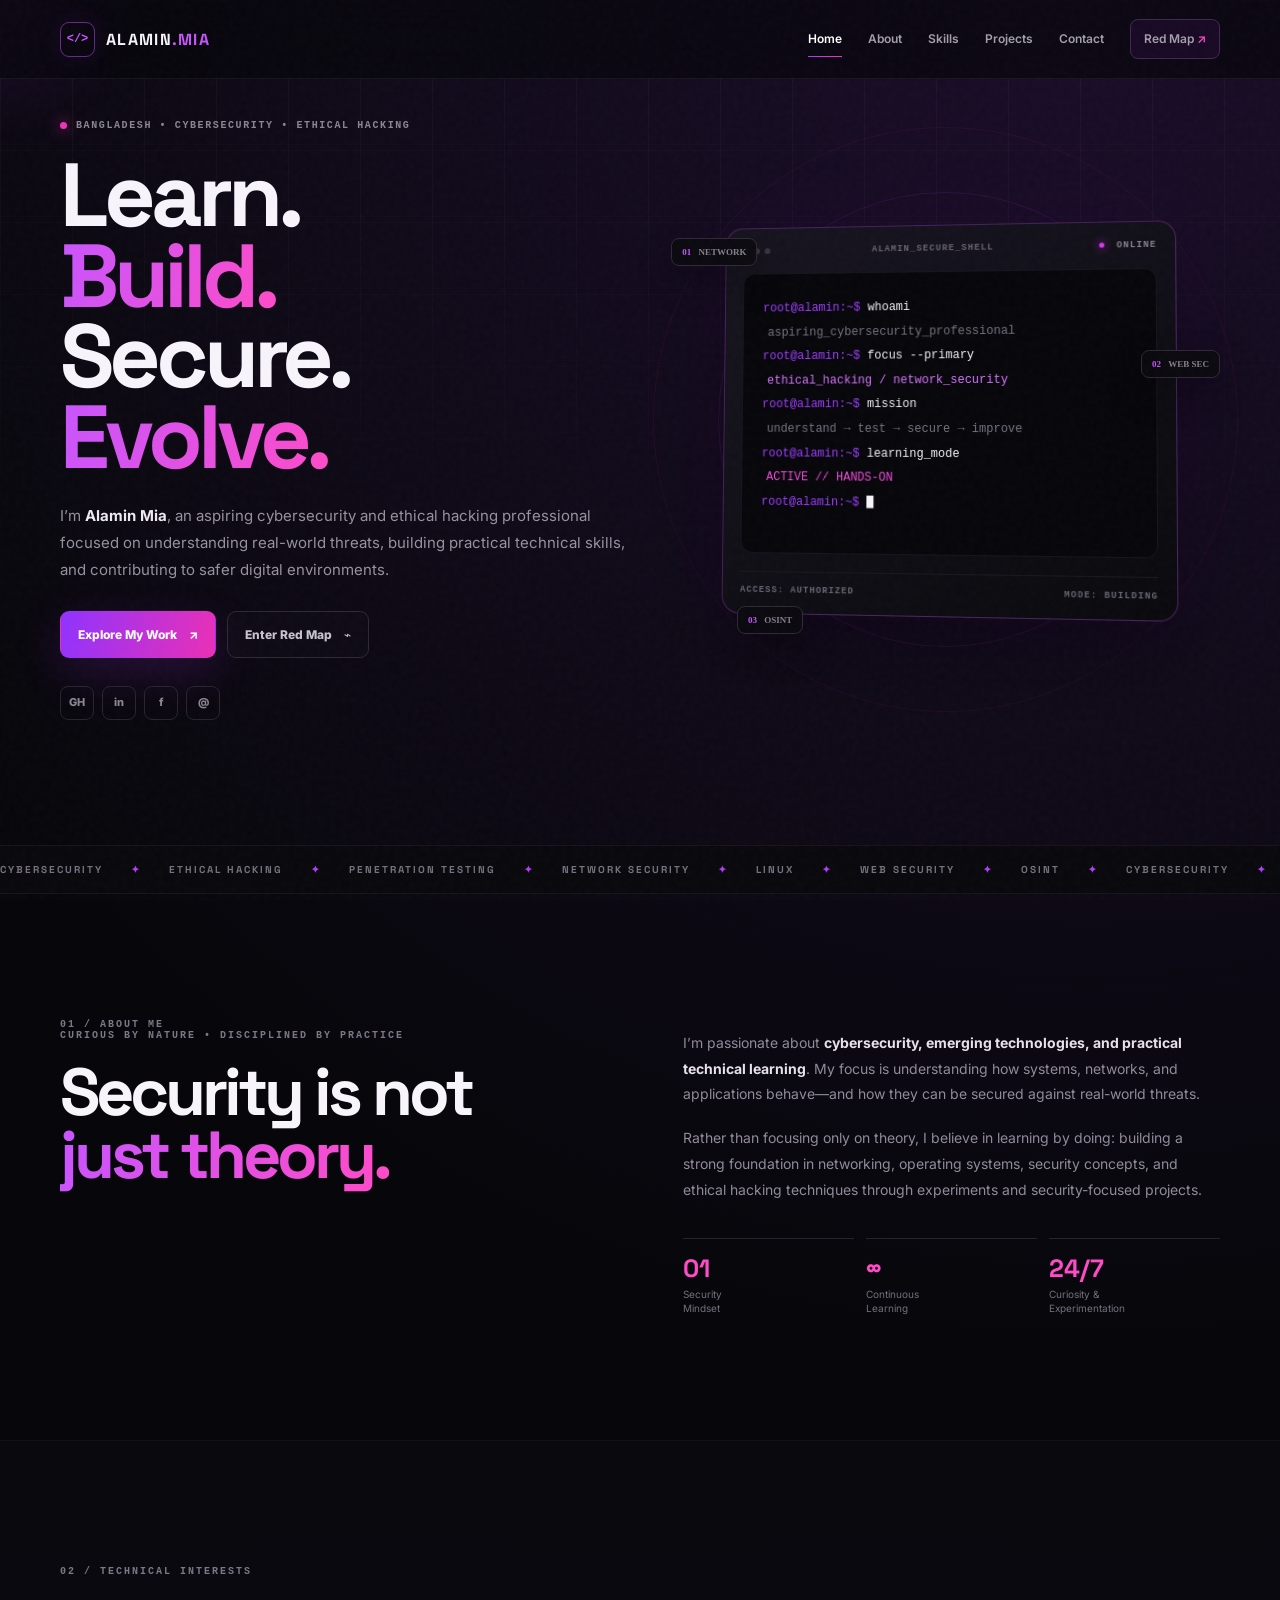
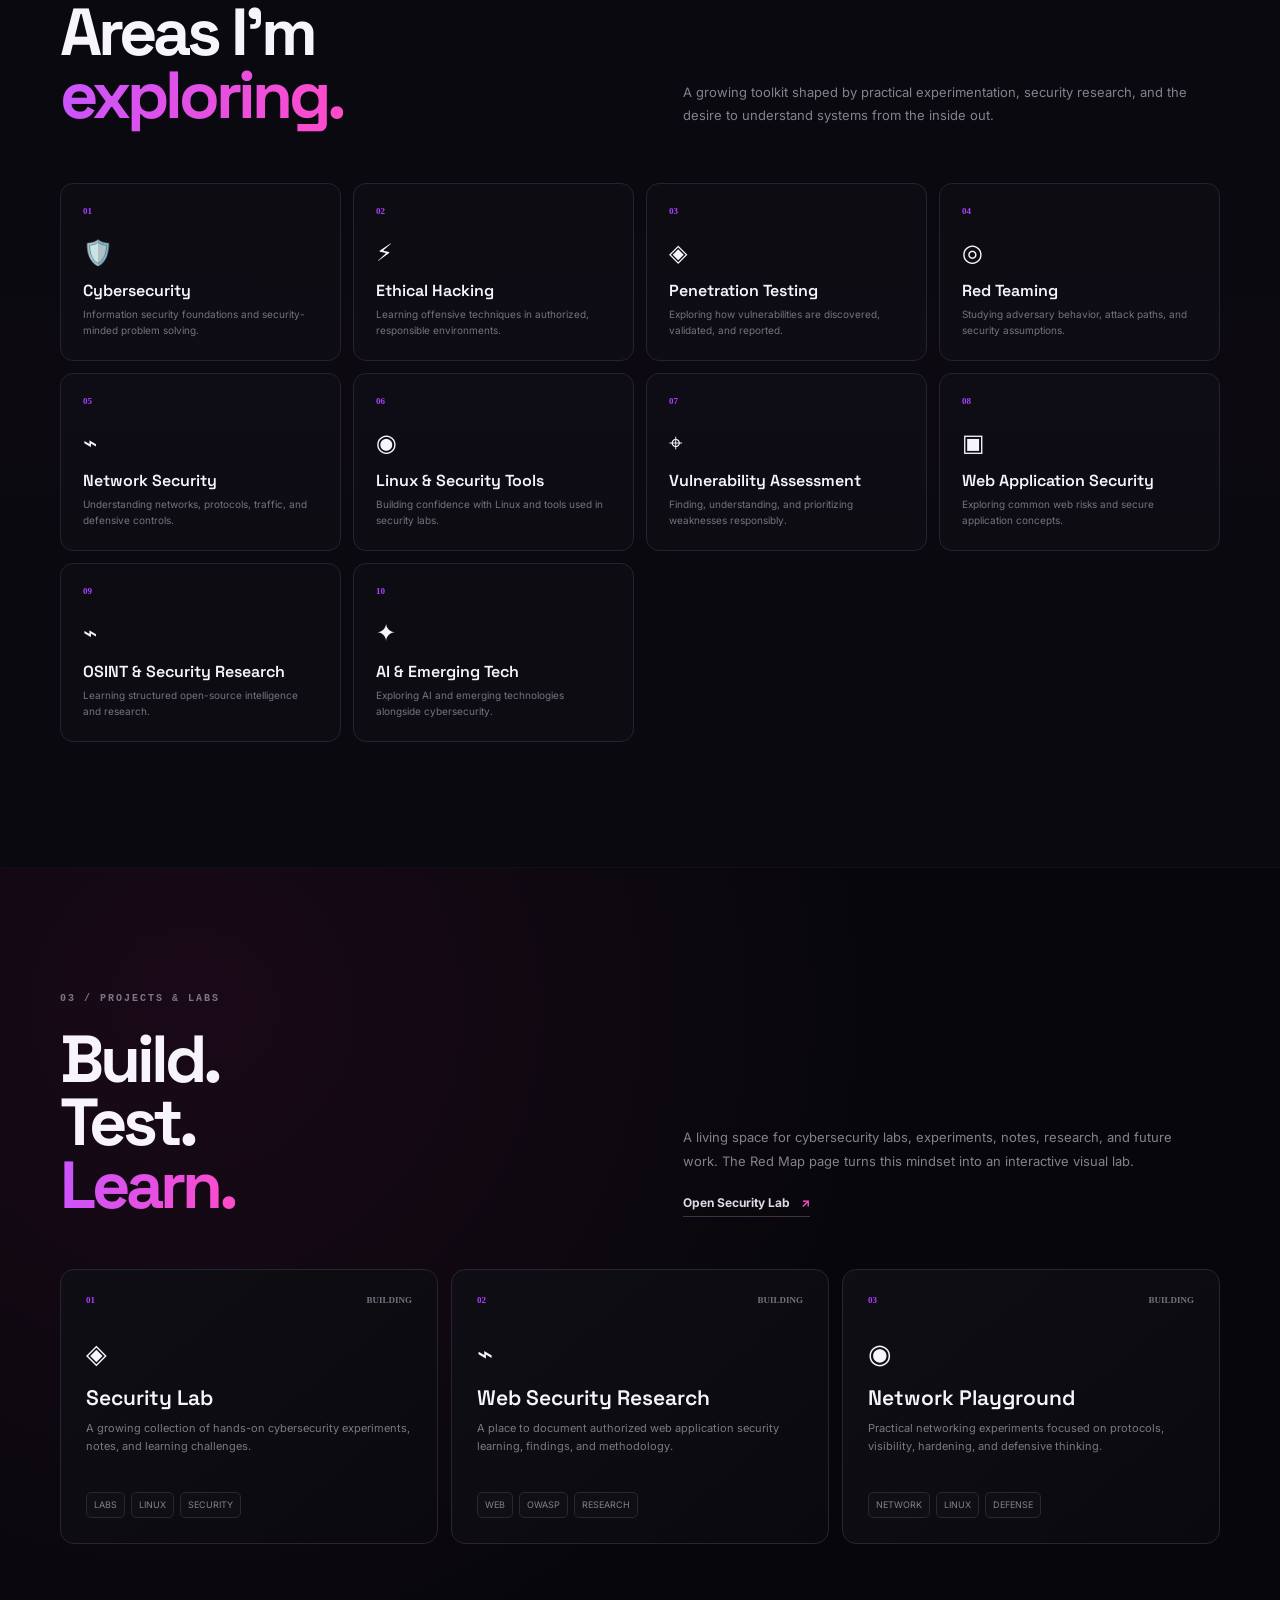
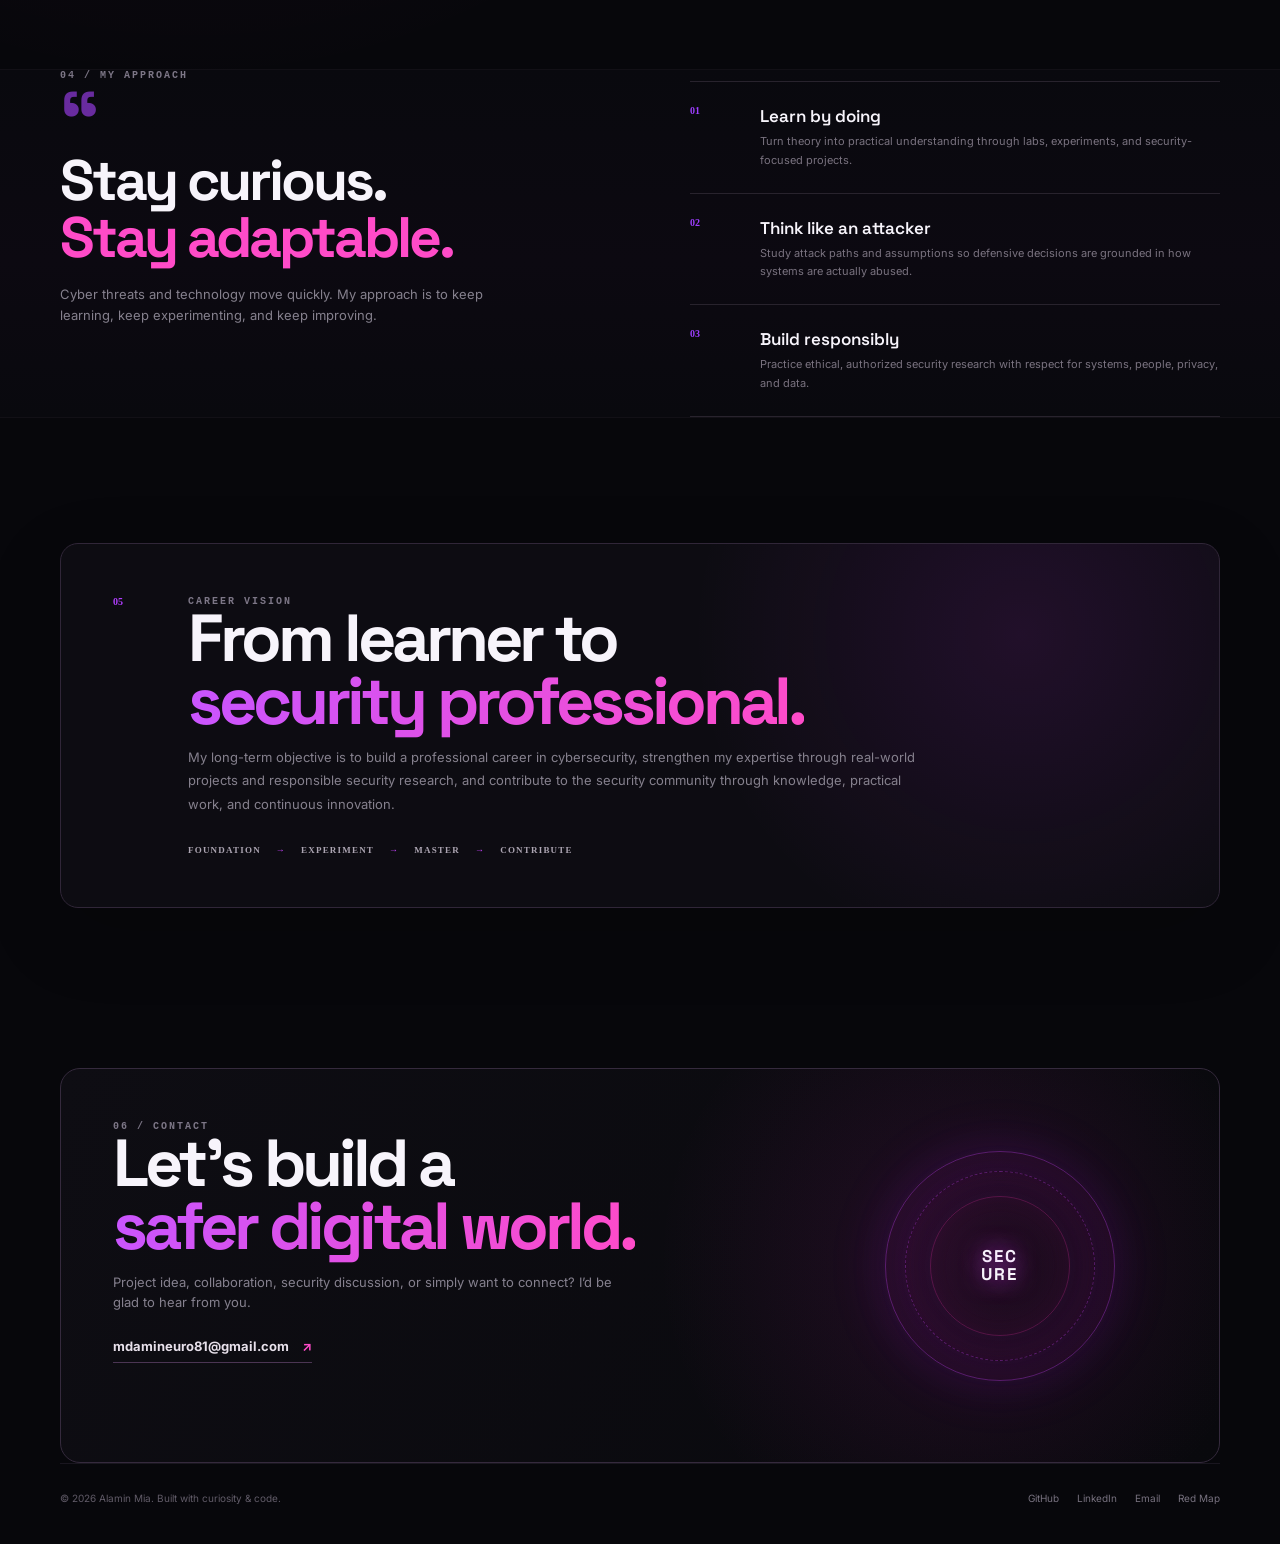
<file: index.html>
<!DOCTYPE html>
<html lang="en">
<head>
  <meta charset="UTF-8" />
  <meta name="viewport" content="width=device-width, initial-scale=1.0" />
  <meta name="theme-color" content="#07070b" />
  <meta name="description" content="Alamin Mia — Cybersecurity & Ethical Hacking portfolio." />
  <title>Alamin Mia | Cybersecurity & Ethical Hacking</title>
  <link rel="stylesheet" href="style.css" />
</head>
<body data-page="home">
  <div class="site-noise"></div>
  <div class="cursor-glow"></div>
  <div id="toast" class="toast" role="status" aria-live="polite"></div>

  <header class="site-header">
    <div class="container nav">
      <a class="brand" href="index.html" aria-label="Alamin Mia home">
        <span class="brand-symbol">&lt;/&gt;</span>
        <span class="brand-word">ALAMIN<span>.MIA</span></span>
      </a>

      <button class="menu-toggle" type="button" aria-label="Toggle menu" aria-expanded="false">
        <span></span><span></span><span></span>
      </button>

      <nav class="nav-links" aria-label="Primary navigation">
        <a class="active" href="#home">Home</a>
        <a href="#about">About</a>
        <a href="#skills">Skills</a>
        <a href="#projects">Projects</a>
        <a href="#contact">Contact</a>
        <a class="nav-lab" href="redmap.html">Red Map <span>↗</span></a>
      </nav>
    </div>
  </header>

  <main>
    <section id="home" class="hero section-shell">
      <div class="hero-grid-lines"></div>
      <div class="container hero-layout">
        <div class="hero-copy reveal">
          <div class="status-line">
            <span class="status-dot"></span>
            BANGLADESH • CYBERSECURITY • ETHICAL HACKING
          </div>

          <h1>Learn.<br /><em>Build.</em><br />Secure.<br /><span>Evolve.</span></h1>

          <p class="hero-intro">
            I’m <strong>Alamin Mia</strong>, an aspiring cybersecurity and ethical hacking professional focused on understanding real-world threats, building practical technical skills, and contributing to safer digital environments.
          </p>

          <div class="hero-actions">
            <a class="button button-primary" href="#projects">Explore My Work <span>↗</span></a>
            <a class="button button-secondary" href="redmap.html">Enter Red Map <span>⌁</span></a>
          </div>

          <div class="social-strip" aria-label="Social links">
            <a href="https://github.com/alamineuro81" target="_blank" rel="noopener" aria-label="GitHub">GH</a>
            <a href="https://www.linkedin.com/in/md-alamin-mia-b71513434?utm_source=share_via&utm_content=profile&utm_medium=member_android" target="_blank" rel="noopener" aria-label="LinkedIn">in</a>
            <a href="https://www.facebook.com/share/16E6CzLLRaE/" target="_blank" rel="noopener" aria-label="Facebook">f</a>
            <a href="mailto:mdamineuro81@gmail.com" aria-label="Email">@</a>
          </div>
        </div>

        <div class="hero-console reveal reveal-delay-2">
          <div class="console-orbit orbit-a"></div>
          <div class="console-orbit orbit-b"></div>

          <div class="terminal-card tilt-card">
            <div class="terminal-bar">
              <div class="terminal-dots"><i></i><i></i><i></i></div>
              <span>ALAMIN_SECURE_SHELL</span>
              <span class="terminal-state"><b></b> ONLINE</span>
            </div>

            <div class="terminal-body">
              <div class="term-line"><span class="prompt">root@alamin:~$</span> whoami</div>
              <div class="term-output">aspiring_cybersecurity_professional</div>
              <div class="term-line"><span class="prompt">root@alamin:~$</span> focus --primary</div>
              <div class="term-output glow-text">ethical_hacking / network_security</div>
              <div class="term-line"><span class="prompt">root@alamin:~$</span> mission</div>
              <div class="term-output">understand → test → secure → improve</div>
              <div class="term-line"><span class="prompt">root@alamin:~$</span> learning_mode</div>
              <div class="term-output accent-text">ACTIVE // HANDS-ON</div>
              <div class="term-line"><span class="prompt">root@alamin:~$</span> <span class="cursor-block">█</span></div>
            </div>

            <div class="terminal-footer">
              <span>ACCESS: AUTHORIZED</span>
              <span>MODE: BUILDING</span>
            </div>
          </div>

          <div class="floating-chip chip-one">01 <span>NETWORK</span></div>
          <div class="floating-chip chip-two">02 <span>WEB SEC</span></div>
          <div class="floating-chip chip-three">03 <span>OSINT</span></div>
        </div>
      </div>
    </section>

    <div class="marquee">
      <div class="marquee-track">
        <span>CYBERSECURITY</span><b>✦</b><span>ETHICAL HACKING</span><b>✦</b>
        <span>PENETRATION TESTING</span><b>✦</b><span>NETWORK SECURITY</span><b>✦</b>
        <span>LINUX</span><b>✦</b><span>WEB SECURITY</span><b>✦</b><span>OSINT</span><b>✦</b>
        <span>CYBERSECURITY</span><b>✦</b><span>ETHICAL HACKING</span><b>✦</b>
        <span>PENETRATION TESTING</span><b>✦</b><span>NETWORK SECURITY</span><b>✦</b>
        <span>LINUX</span><b>✦</b><span>WEB SECURITY</span><b>✦</b><span>OSINT</span><b>✦</b>
      </div>
    </div>

    <section id="about" class="section section-shell">
      <div class="container">
        <div class="section-kicker">01 / ABOUT ME</div>
        <div class="split-grid about-grid">
          <div class="reveal">
            <div class="eyebrow">CURIOUS BY NATURE • DISCIPLINED BY PRACTICE</div>
            <h2 class="display-heading">Security is not<br /><span>just theory.</span></h2>
          </div>

          <div class="about-copy reveal reveal-delay-1">
            <p>
              I’m passionate about <strong>cybersecurity, emerging technologies, and practical technical learning</strong>. My focus is understanding how systems, networks, and applications behave—and how they can be secured against real-world threats.
            </p>
            <p>
              Rather than focusing only on theory, I believe in learning by doing: building a strong foundation in networking, operating systems, security concepts, and ethical hacking techniques through experiments and security-focused projects.
            </p>

            <div class="metric-grid">
              <div class="metric-card"><strong>01</strong><span>Security<br />Mindset</span></div>
              <div class="metric-card"><strong>∞</strong><span>Continuous<br />Learning</span></div>
              <div class="metric-card"><strong>24/7</strong><span>Curiosity &<br />Experimentation</span></div>
            </div>
          </div>
        </div>
      </div>
    </section>

    <section id="skills" class="section section-shell section-dark">
      <div class="container">
        <div class="section-kicker">02 / TECHNICAL INTERESTS</div>

        <div class="section-head split-grid">
          <h2 class="display-heading reveal">Areas I’m<br /><span>exploring.</span></h2>
          <p class="section-intro reveal reveal-delay-1">
            A growing toolkit shaped by practical experimentation, security research, and the desire to understand systems from the inside out.
          </p>
        </div>

        <div id="skillsGrid" class="cards-grid skills-grid"></div>
      </div>
    </section>

    <section id="projects" class="section section-shell">
      <div class="container">
        <div class="section-kicker">03 / PROJECTS & LABS</div>

        <div class="section-head split-grid">
          <h2 class="display-heading reveal">Build.<br />Test.<br /><span>Learn.</span></h2>
          <div class="reveal reveal-delay-1">
            <p class="section-intro">A living space for cybersecurity labs, experiments, notes, research, and future work. The Red Map page turns this mindset into an interactive visual lab.</p>
            <a class="text-link" href="redmap.html">Open Security Lab <span>↗</span></a>
          </div>
        </div>

        <div id="projectGrid" class="project-grid"></div>
      </div>
    </section>

    <section class="section section-dark" id="approach">
      <div class="container">
        <div class="section-kicker">04 / MY APPROACH</div>

        <div class="approach-grid">
          <div class="approach-quote reveal">
            <span class="quote-mark">“</span>
            <h2>Stay curious.<br /><span>Stay adaptable.</span></h2>
            <p>Cyber threats and technology move quickly. My approach is to keep learning, keep experimenting, and keep improving.</p>
          </div>

          <div class="principles">
            <article class="principle-card reveal">
              <div class="principle-number">01</div>
              <div><h3>Learn by doing</h3><p>Turn theory into practical understanding through labs, experiments, and security-focused projects.</p></div>
            </article>
            <article class="principle-card reveal reveal-delay-1">
              <div class="principle-number">02</div>
              <div><h3>Think like an attacker</h3><p>Study attack paths and assumptions so defensive decisions are grounded in how systems are actually abused.</p></div>
            </article>
            <article class="principle-card reveal reveal-delay-2">
              <div class="principle-number">03</div>
              <div><h3>Build responsibly</h3><p>Practice ethical, authorized security research with respect for systems, people, privacy, and data.</p></div>
            </article>
          </div>
        </div>
      </div>
    </section>

    <section class="section section-shell">
      <div class="container">
        <div class="vision-panel reveal">
          <div class="vision-index">05</div>
          <div class="vision-main">
            <div class="section-kicker">CAREER VISION</div>
            <h2 class="display-heading">From learner to<br /><span>security professional.</span></h2>
            <p>
              My long-term objective is to build a professional career in cybersecurity, strengthen my expertise through real-world projects and responsible security research, and contribute to the security community through knowledge, practical work, and continuous innovation.
            </p>
            <div class="path-row">
              <span>FOUNDATION</span><i>→</i><span>EXPERIMENT</span><i>→</i><span>MASTER</span><i>→</i><span>CONTRIBUTE</span>
            </div>
          </div>
        </div>
      </div>
    </section>

    <section id="contact" class="section contact-section">
      <div class="container">
        <div class="contact-panel reveal">
          <div class="contact-content">
            <div class="section-kicker">06 / CONTACT</div>
            <h2 class="display-heading">Let’s build a<br /><span>safer digital world.</span></h2>
            <p>Project idea, collaboration, security discussion, or simply want to connect? I’d be glad to hear from you.</p>
            <a class="email-link" href="mailto:mdamineuro81@gmail.com">mdamineuro81@gmail.com <span>↗</span></a>
          </div>

          <div class="contact-reactor" aria-hidden="true">
            <div class="reactor-core">SEC<br />URE</div>
            <div class="reactor-ring ring-1"></div>
            <div class="reactor-ring ring-2"></div>
            <div class="reactor-ring ring-3"></div>
          </div>
        </div>
      </div>
    </section>
  </main>

  <footer class="site-footer container">
    <div>© <span id="year"></span> Alamin Mia. Built with curiosity & code.</div>
    <div class="footer-links">
      <a href="https://github.com/alamineuro81" target="_blank" rel="noopener">GitHub</a>
      <a href="https://www.linkedin.com/in/md-alamin-mia-b71513434?utm_source=share_via&utm_content=profile&utm_medium=member_android" target="_blank" rel="noopener">LinkedIn</a>
      <a href="mailto:mdamineuro81@gmail.com">Email</a>
      <a href="redmap.html">Red Map</a>
    </div>
  </footer>

  <script src="script.js"></script>
</body>
</html>
</file>
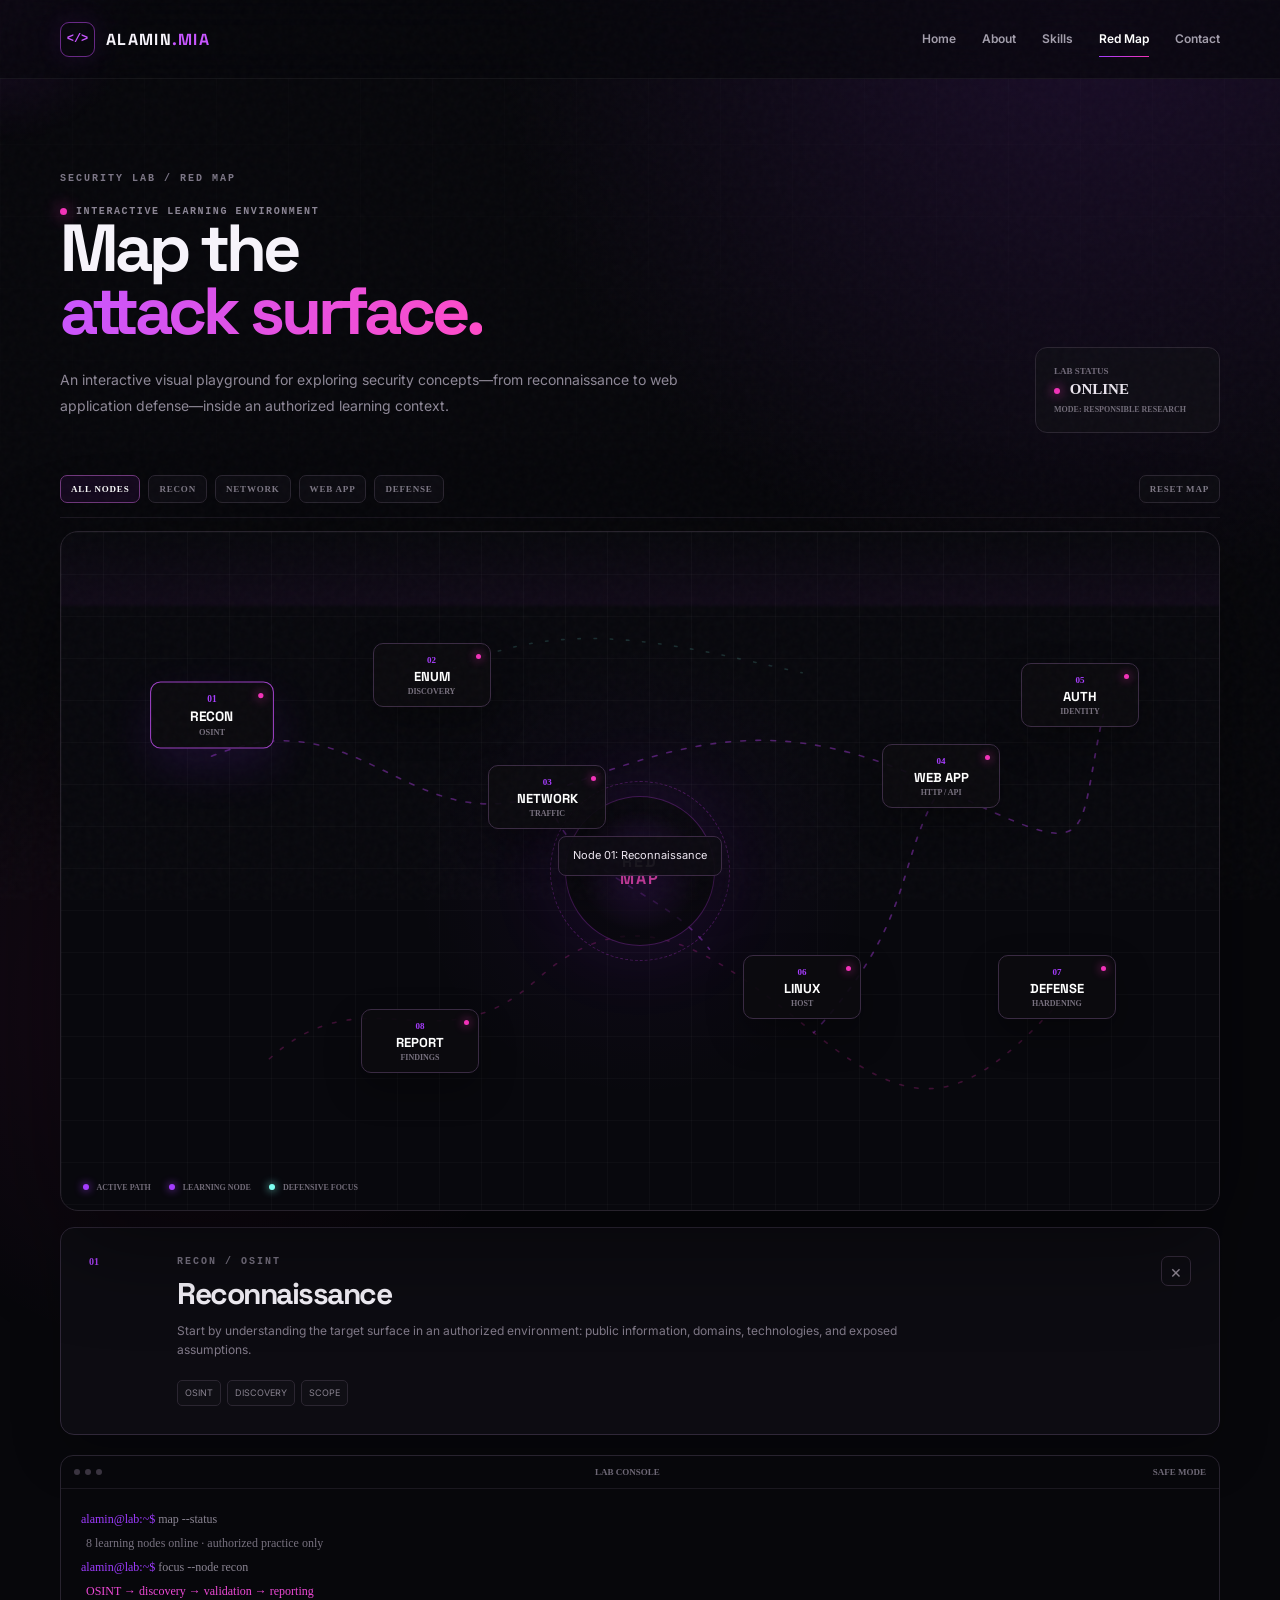
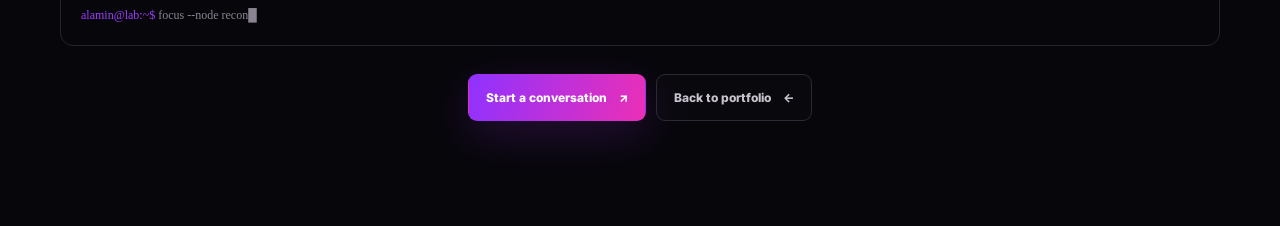
<file: redmap.html>
<!DOCTYPE html>
<html lang="en">
<head>
  <meta charset="UTF-8" />
  <meta name="viewport" content="width=device-width, initial-scale=1.0" />
  <meta name="theme-color" content="#07070b" />
  <meta name="description" content="Alamin Mia — Red Map interactive security lab." />
  <title>Red Map | Alamin Mia Security Lab</title>
  <link rel="stylesheet" href="style.css" />
</head>
<body data-page="redmap">
  <div class="site-noise"></div>
  <div class="cursor-glow"></div>
  <div id="toast" class="toast" role="status" aria-live="polite"></div>

  <header class="site-header">
    <div class="container nav">
      <a class="brand" href="index.html" aria-label="Alamin Mia home">
        <span class="brand-symbol">&lt;/&gt;</span>
        <span class="brand-word">ALAMIN<span>.MIA</span></span>
      </a>

      <button class="menu-toggle" type="button" aria-label="Toggle menu" aria-expanded="false">
        <span></span><span></span><span></span>
      </button>

      <nav class="nav-links" aria-label="Primary navigation">
        <a href="index.html">Home</a>
        <a href="index.html#about">About</a>
        <a href="index.html#skills">Skills</a>
        <a class="active" href="redmap.html">Red Map</a>
        <a href="index.html#contact">Contact</a>
      </nav>
    </div>
  </header>

  <main class="redmap-page">
    <section class="redmap-hero section-shell">
      <div class="container">
        <div class="section-kicker">SECURITY LAB / RED MAP</div>
        <div class="redmap-heading-row">
          <div class="reveal">
            <div class="status-line"><span class="status-dot"></span> INTERACTIVE LEARNING ENVIRONMENT</div>
            <h1 class="display-heading">Map the<br /><span>attack surface.</span></h1>
            <p class="redmap-intro">
              An interactive visual playground for exploring security concepts—from reconnaissance to web application defense—inside an authorized learning context.
            </p>
          </div>

          <div class="lab-readout reveal reveal-delay-1">
            <span>LAB STATUS</span>
            <strong><i></i> ONLINE</strong>
            <small>MODE: RESPONSIBLE RESEARCH</small>
          </div>
        </div>

        <div class="lab-toolbar reveal">
          <button class="filter-button active" data-filter="all">ALL NODES</button>
          <button class="filter-button" data-filter="recon">RECON</button>
          <button class="filter-button" data-filter="network">NETWORK</button>
          <button class="filter-button" data-filter="web">WEB APP</button>
          <button class="filter-button" data-filter="defense">DEFENSE</button>
          <button class="reset-map" id="resetMap">RESET MAP</button>
        </div>

        <div class="redmap-stage" id="redmapStage">
          <div class="map-scanline"></div>

          <svg class="map-lines" viewBox="0 0 1000 650" preserveAspectRatio="none" aria-hidden="true">
            <path class="map-path path-a" d="M130 215 C260 155 300 300 420 250 S620 170 760 245 S875 300 900 175" />
            <path class="map-path path-b" d="M180 505 C265 420 325 515 410 430 S560 400 650 480 S780 555 875 435" />
            <path class="map-path path-c" d="M420 250 C435 330 520 340 560 400" />
            <path class="map-path path-d" d="M760 245 C720 315 740 370 650 480" />
            <path class="map-path path-e" d="M315 145 C420 75 520 105 640 135" />
          </svg>

          <button class="map-node node-recon is-active" data-node="recon" data-category="recon" style="--x:13%;--y:27%;">
            <span class="node-pulse"></span><b>01</b><strong>RECON</strong><small>OSINT</small>
          </button>
          <button class="map-node node-enum" data-node="enum" data-category="recon" style="--x:32%;--y:21%;">
            <span class="node-pulse"></span><b>02</b><strong>ENUM</strong><small>DISCOVERY</small>
          </button>
          <button class="map-node node-network" data-node="network" data-category="network" style="--x:42%;--y:39%;">
            <span class="node-pulse"></span><b>03</b><strong>NETWORK</strong><small>TRAFFIC</small>
          </button>
          <button class="map-node node-web" data-node="web" data-category="web" style="--x:76%;--y:36%;">
            <span class="node-pulse"></span><b>04</b><strong>WEB APP</strong><small>HTTP / API</small>
          </button>
          <button class="map-node node-auth" data-node="auth" data-category="web" style="--x:88%;--y:24%;">
            <span class="node-pulse"></span><b>05</b><strong>AUTH</strong><small>IDENTITY</small>
          </button>
          <button class="map-node node-linux" data-node="linux" data-category="network" style="--x:64%;--y:67%;">
            <span class="node-pulse"></span><b>06</b><strong>LINUX</strong><small>HOST</small>
          </button>
          <button class="map-node node-defense" data-node="defense" data-category="defense" style="--x:86%;--y:67%;">
            <span class="node-pulse"></span><b>07</b><strong>DEFENSE</strong><small>HARDENING</small>
          </button>
          <button class="map-node node-report" data-node="report" data-category="defense" style="--x:31%;--y:75%;">
            <span class="node-pulse"></span><b>08</b><strong>REPORT</strong><small>FINDINGS</small>
          </button>

          <div class="map-core">
            <div class="core-ring"></div>
            <span>RED<br /><strong>MAP</strong></span>
          </div>

          <div class="map-legend">
            <span><i></i> ACTIVE PATH</span>
            <span><i></i> LEARNING NODE</span>
            <span><i></i> DEFENSIVE FOCUS</span>
          </div>
        </div>

        <div class="node-panel" id="nodePanel">
          <div class="node-panel-index" id="nodeIndex">01</div>
          <div class="node-panel-content">
            <div class="section-kicker" id="nodeCategory">RECON / OSINT</div>
            <h2 id="nodeTitle">Reconnaissance</h2>
            <p id="nodeDescription">Start by understanding the target surface in an authorized environment: public information, domains, technologies, and exposed assumptions.</p>
            <div id="nodeTags" class="tag-row"></div>
          </div>
          <button class="node-close" id="nodeClose" type="button" aria-label="Close node details">×</button>
        </div>

        <div class="terminal-lab reveal">
          <div class="terminal-lab-top">
            <div class="terminal-dots"><i></i><i></i><i></i></div>
            <span>LAB CONSOLE</span>
            <span>SAFE MODE</span>
          </div>
          <div class="terminal-lab-body" id="labTerminal">
            <div><span class="prompt">alamin@lab:~$</span> map --status</div>
            <div class="term-output">8 learning nodes online · authorized practice only</div>
            <div><span class="prompt">alamin@lab:~$</span> focus --node recon</div>
            <div class="term-output accent-text">OSINT → discovery → validation → reporting</div>
            <div><span class="prompt">alamin@lab:~$</span> <span id="typedCommand"></span><span class="cursor-block">█</span></div>
          </div>
        </div>

        <div class="redmap-footer-cta">
          <a class="button button-primary" href="index.html#contact">Start a conversation <span>↗</span></a>
          <a class="button button-secondary" href="index.html">Back to portfolio <span>←</span></a>
        </div>
      </div>
    </section>
  </main>

  <script src="script.js"></script>
</body>
</html>
</file>
<file: style.css>
@import url('https://fonts.googleapis.com/css2?family=Inter:wght@400;500;600;700;800&family=Space+Grotesk:wght@500;600;700&display=swap');

:root{
  --bg:#07070b;
  --bg-2:#0b0a10;
  --panel:#101018;
  --panel-2:#13111a;
  --line:#25212c;
  --line-bright:#3b2b48;
  --text:#f7f4fb;
  --muted:#928d9c;
  --soft:#6f6a78;
  --violet:#a43cff;
  --violet-2:#c855ff;
  --magenta:#f132b8;
  --magenta-2:#ff4bc8;
  --cyan:#7dfff0;
  --shadow:0 30px 100px rgba(0,0,0,.45);
}

*{box-sizing:border-box}
html{scroll-behavior:smooth}
body{
  margin:0;
  background:
    radial-gradient(circle at 85% 0%,rgba(165,56,255,.12),transparent 28%),
    radial-gradient(circle at 15% 55%,rgba(255,35,183,.08),transparent 24%),
    var(--bg);
  color:var(--text);
  font-family:Inter,system-ui,-apple-system,BlinkMacSystemFont,"Segoe UI",sans-serif;
  line-height:1.6;
  overflow-x:hidden;
}
body::before{
  content:"";
  position:fixed;inset:0;pointer-events:none;z-index:-3;
  background-image:linear-gradient(rgba(255,255,255,.015) 1px,transparent 1px),linear-gradient(90deg,rgba(255,255,255,.015) 1px,transparent 1px);
  background-size:72px 72px;
  mask-image:linear-gradient(to bottom,black,transparent 80%);
}
a{color:inherit}
button{font:inherit}
.site-noise{
  position:fixed;inset:0;pointer-events:none;z-index:100;
  opacity:.026;
  background-image:url("data:image/svg+xml,%3Csvg viewBox='0 0 160 160' xmlns='http://www.w3.org/2000/svg'%3E%3Cfilter id='n'%3E%3CfeTurbulence type='fractalNoise' baseFrequency='.95' numOctaves='3' stitchTiles='stitch'/%3E%3C/filter%3E%3Crect width='100%25' height='100%25' filter='url(%23n)'/%3E%3C/svg%3E");
}
.cursor-glow{
  position:fixed;z-index:-1;width:300px;height:300px;border-radius:50%;
  pointer-events:none;transform:translate(-50%,-50%);
  background:radial-gradient(circle,rgba(184,51,255,.11),transparent 68%);
}
.container{width:min(1160px,calc(100% - 48px));margin:0 auto}
.site-header{
  position:fixed;top:0;left:0;right:0;z-index:50;
  background:rgba(7,7,11,.68);backdrop-filter:blur(18px);
  border-bottom:1px solid rgba(255,255,255,.055);
}
.nav{height:78px;display:flex;align-items:center;justify-content:space-between}
.brand{display:flex;align-items:center;gap:11px;text-decoration:none}
.brand-symbol{
  width:35px;height:35px;border-radius:9px;display:grid;place-items:center;
  border:1px solid rgba(200,75,255,.5);color:var(--violet-2);
  font:700 12px ui-monospace,SFMono-Regular,Menlo,monospace;
  box-shadow:0 0 28px rgba(173,53,255,.11);
}
.brand-word{font:700 16px "Space Grotesk",sans-serif;letter-spacing:1.3px}
.brand-word span{color:var(--violet-2)}
.nav-links{display:flex;align-items:center;gap:26px}
.nav-links a{
  position:relative;text-decoration:none;color:#a39eac;font-size:12px;font-weight:600;
  transition:color .25s ease;
}
.nav-links a:hover,.nav-links a.active{color:#fff}
.nav-links a::after{
  content:"";position:absolute;left:0;right:0;bottom:-8px;height:1px;
  background:linear-gradient(90deg,var(--violet),var(--magenta));
  transform:scaleX(0);transform-origin:left;transition:transform .25s ease;
}
.nav-links a:hover::after,.nav-links a.active::after{transform:scaleX(1)}
.nav-links .nav-lab{
  padding:9px 13px;border:1px solid #43284e;border-radius:8px;background:rgba(173,48,255,.075);
}
.nav-links .nav-lab::after{display:none}
.nav-lab span{color:var(--magenta-2)}
.menu-toggle{display:none;border:0;background:transparent;padding:8px;cursor:pointer}
.menu-toggle span{display:block;width:22px;height:2px;background:#bab4c2;margin:4px 0;border-radius:2px}

.section-shell{padding:125px 0}
.hero{min-height:830px;position:relative;padding-top:120px;display:flex;align-items:center}
.hero-grid-lines{position:absolute;inset:78px 0 0;pointer-events:none;background-image:linear-gradient(rgba(255,255,255,.025) 1px,transparent 1px),linear-gradient(90deg,rgba(255,255,255,.025) 1px,transparent 1px);background-size:72px 72px;mask-image:linear-gradient(to bottom,black,transparent 78%)}
.hero-layout{display:grid;grid-template-columns:1.02fr .98fr;gap:40px;align-items:center}
.status-line{display:flex;gap:9px;align-items:center;font:700 10px ui-monospace,SFMono-Regular,Menlo,monospace;letter-spacing:1.6px;color:#8b8594}
.status-dot{width:7px;height:7px;border-radius:50%;background:var(--magenta);box-shadow:0 0 16px var(--magenta);animation:pulseDot 1.7s infinite}
.hero h1{
  font:700 clamp(56px,7vw,95px)/.9 "Space Grotesk",sans-serif;
  letter-spacing:-5px;margin:24px 0;
}
.hero h1 em,.hero h1 span,.display-heading span{
  font-style:normal;background:linear-gradient(105deg,var(--violet-2),var(--magenta-2));
  -webkit-background-clip:text;background-clip:text;color:transparent;
}
.hero-intro{max-width:660px;color:#97919f;font-size:15px;line-height:1.8}
.hero-intro strong{color:#eee9f3}
.hero-actions{display:flex;gap:11px;flex-wrap:wrap;margin-top:28px}
.button{
  display:inline-flex;align-items:center;gap:12px;padding:13px 17px;border-radius:9px;
  text-decoration:none;font-size:12px;font-weight:800;border:1px solid transparent;transition:.28s ease;
}
.button-primary{
  color:white;background:linear-gradient(105deg,#8f32ff,#eb2fb6);
  box-shadow:0 14px 45px rgba(180,42,255,.18);
}
.button-primary:hover{transform:translateY(-2px);box-shadow:0 18px 48px rgba(180,42,255,.28)}
.button-secondary{border-color:#2f2936;color:#c7c2ce;background:rgba(255,255,255,.01)}
.button-secondary:hover{border-color:#684074;color:#fff;transform:translateY(-2px)}
.social-strip{display:flex;gap:8px;margin-top:28px}
.social-strip a{
  width:34px;height:34px;border:1px solid #29242f;border-radius:8px;
  display:grid;place-items:center;text-decoration:none;color:#8b8693;font-size:11px;font-weight:800;
  transition:.25s;
}
.social-strip a:hover{color:#fff;border-color:#874297;transform:translateY(-2px)}
.hero-console{min-height:535px;display:grid;place-items:center;position:relative}
.console-orbit{position:absolute;border:1px solid rgba(194,61,255,.13);border-radius:50%;pointer-events:none}
.orbit-a{width:455px;height:455px;animation:spin 22s linear infinite}
.orbit-b{width:585px;height:585px;border-color:rgba(255,45,188,.075);animation:spinReverse 34s linear infinite}
.terminal-card{
  width:min(455px,92%);border-radius:18px;padding:18px;
  background:linear-gradient(145deg,rgba(23,20,31,.97),rgba(9,9,13,.97));
  border:1px solid rgba(200,85,255,.3);box-shadow:var(--shadow),0 0 90px rgba(165,48,255,.08);
  transform:perspective(900px) rotateY(-5deg) rotateX(2deg);
  animation:terminalFloat 5s ease-in-out infinite;
  z-index:2;
}
.terminal-bar,.terminal-footer{display:flex;align-items:center;justify-content:space-between;color:#686371;font:700 9px ui-monospace,SFMono-Regular,Menlo,monospace;letter-spacing:1.1px}
.terminal-dots{display:flex;gap:5px}.terminal-dots i{width:6px;height:6px;border-radius:50%;background:#3a3341}
.terminal-state{color:#87808f}.terminal-state b{display:inline-block;width:5px;height:5px;border-radius:50%;background:#d738f0;box-shadow:0 0 10px #d738f0;margin-right:5px}
.terminal-body{margin:18px 0;padding:23px 20px;min-height:285px;background:#07070b;border:1px solid #17141c;border-radius:12px;font:12px/2.05 ui-monospace,SFMono-Regular,Menlo,monospace}
.prompt{color:#9e3cff}.term-output{color:#77717f;padding-left:5px}.glow-text{color:#d675ff}.accent-text{color:#ee49d6}.cursor-block{animation:blink 1s steps(2,end) infinite}
.terminal-footer{border-top:1px solid #19171f;padding-top:13px}
.floating-chip{
  position:absolute;z-index:3;padding:8px 10px;border-radius:8px;border:1px solid #312738;
  background:rgba(11,10,15,.9);backdrop-filter:blur(10px);
  color:var(--violet-2);font:800 9px ui-monospace;box-shadow:0 15px 34px rgba(0,0,0,.28)
}
.floating-chip span{color:#88818e;margin-left:5px}.chip-one{left:0;top:16%}.chip-two{right:0;top:37%}.chip-three{left:12%;bottom:10%}

.marquee{overflow:hidden;border-top:1px solid #17151c;border-bottom:1px solid #17151c;background:#09090d}
.marquee-track{width:max-content;display:flex;gap:28px;padding:17px 0;color:#77717f;font:700 10px "Space Grotesk";letter-spacing:2px;animation:marquee 30s linear infinite}
.marquee-track b{color:#b33cff}

.section-kicker,.eyebrow{font:700 10px ui-monospace,SFMono-Regular,Menlo,monospace;letter-spacing:2px;color:#7d7787}
.eyebrow{margin-bottom:20px}
.split-grid{display:grid;grid-template-columns:1fr 1fr;gap:85px}
.about-grid{align-items:start}
.display-heading{
  margin:0;font:700 clamp(44px,5.2vw,70px)/.95 "Space Grotesk",sans-serif;letter-spacing:-4px;
}
.about-copy{color:#918b99;font-size:14px;line-height:1.85}
.about-copy p{margin:0 0 18px}.about-copy strong{color:#e7e1ea}
.metric-grid{display:grid;grid-template-columns:repeat(3,1fr);gap:12px;margin-top:35px}
.metric-card{border-top:1px solid #28232e;padding-top:13px}.metric-card strong{display:block;font:700 25px "Space Grotesk";color:var(--magenta-2)}.metric-card span{display:block;margin-top:3px;color:#74707d;font-size:10px;line-height:1.4}
.section-dark{background:linear-gradient(180deg,#09090e,#0c0911 55%,#09090e);border-top:1px solid #121016;border-bottom:1px solid #121016}
.section-head{margin-top:24px;align-items:end}.section-intro{color:#85808d;font-size:13px;line-height:1.8;max-width:510px;margin:0}
.text-link{display:inline-flex;align-items:center;gap:11px;color:#dfd8e6;text-decoration:none;font-size:12px;font-weight:700;margin-top:20px;border-bottom:1px solid #423049;padding-bottom:4px}.text-link span{color:var(--magenta-2)}
.cards-grid{display:grid;grid-template-columns:repeat(4,1fr);gap:12px;margin-top:55px}
.skill-card{
  position:relative;min-height:175px;padding:22px;border-radius:13px;border:1px solid #27222e;
  background:rgba(16,15,22,.72);overflow:hidden;transition:.3s;
}
.skill-card::before{content:"";position:absolute;width:90px;height:90px;right:-28px;top:-25px;border-radius:50%;background:var(--violet);filter:blur(36px);opacity:0;transition:.3s}
.skill-card:hover{transform:translateY(-5px);border-color:#613876;box-shadow:0 18px 55px rgba(0,0,0,.26)}.skill-card:hover::before{opacity:.17}
.skill-num{font:800 9px ui-monospace;color:#aa43ff}.skill-icon{font-size:24px;margin:18px 0 8px}.skill-card h3{margin:0;font:600 16px "Space Grotesk"}.skill-card p{margin:5px 0 0;color:#77717e;font-size:10px;line-height:1.6}
.project-grid{display:grid;grid-template-columns:repeat(3,1fr);gap:13px;margin-top:52px}
.project-card{
  min-height:275px;display:flex;flex-direction:column;padding:25px;border-radius:14px;border:1px solid #29242f;
  background:linear-gradient(140deg,#0f0e14,#0a0a0e);transition:.3s
}
.project-card:hover{transform:translateY(-5px);border-color:#694076}.project-top{display:flex;align-items:center;justify-content:space-between;color:#77717f;font:800 9px ui-monospace}.project-num{color:#ae3fff}.project-icon{font-size:27px;margin-top:27px}.project-card h3{margin:8px 0;font:600 21px "Space Grotesk"}.project-card p{margin:0;color:#7e7785;font-size:11px;line-height:1.65}.tag-row{display:flex;flex-wrap:wrap;gap:6px;margin-top:auto;padding-top:20px}.tag{font-size:9px;padding:5px 7px;border-radius:5px;border:1px solid #2b2631;color:#87818e;background:rgba(255,255,255,.01)}
.approach-grid{display:grid;grid-template-columns:1fr 1fr;gap:100px}
.quote-mark{display:block;font:700 78px/1 "Space Grotesk";color:#a842ff;opacity:.6;margin-bottom:-7px}
.approach-quote h2{margin:0 0 18px;font:700 57px/1 "Space Grotesk";letter-spacing:-3px}.approach-quote h2 span{color:var(--magenta-2)}.approach-quote p{max-width:430px;color:#85808d;font-size:13px}
.principles{border-top:1px solid #28232d}.principle-card{display:grid;grid-template-columns:52px 1fr;gap:18px;padding:23px 0;border-bottom:1px solid #28232d}.principle-number{font:800 10px ui-monospace;color:#9d3eff}.principle-card h3{margin:0 0 5px;font:600 17px "Space Grotesk"}.principle-card p{margin:0;color:#79727f;font-size:11px;line-height:1.7}
.vision-panel{display:grid;grid-template-columns:60px 1fr;gap:15px;padding:52px;border:1px solid #302638;border-radius:18px;background:radial-gradient(circle at 83% 25%,rgba(210,46,255,.1),transparent 33%),#0d0c12;box-shadow:0 25px 75px rgba(0,0,0,.18)}
.vision-index{font:800 10px ui-monospace;color:#b13eff}.vision-main p{color:#85808d;max-width:740px;font-size:13px;line-height:1.8}.path-row{display:flex;gap:15px;align-items:center;flex-wrap:wrap;margin-top:29px;color:#aca5b2;font:800 9px ui-monospace;letter-spacing:1.2px}.path-row i{font-style:normal;color:#c744ff}
.contact-section{padding-top:35px}.contact-panel{position:relative;overflow:hidden;min-height:395px;padding:52px;border:1px solid #352a3d;border-radius:20px;background:radial-gradient(circle at 78% 48%,rgba(216,37,194,.12),transparent 33%),linear-gradient(120deg,#0e0d13,#09090d)}
.contact-content{position:relative;z-index:3}.contact-content p{max-width:510px;color:#85808e;font-size:13px}.email-link{display:inline-flex;gap:13px;align-items:center;margin-top:10px;color:#e7e0ea;text-decoration:none;border-bottom:1px solid #4b3553;padding-bottom:5px;font-size:13px;font-weight:700}.email-link span{color:var(--magenta-2)}
.contact-reactor{position:absolute;right:9%;top:50%;width:230px;height:230px;transform:translateY(-50%);display:grid;place-items:center}.reactor-core{font:700 17px/1.04 "Space Grotesk";letter-spacing:2px;text-align:center;text-shadow:0 0 25px #d044ff}.reactor-ring{position:absolute;inset:0;border-radius:50%;border:1px solid rgba(204,65,255,.34);box-shadow:0 0 65px rgba(183,49,255,.11),inset 0 0 45px rgba(224,30,183,.09)}.ring-1{animation:spin 14s linear infinite}.ring-2{inset:20px;border-style:dashed;animation:spinReverse 19s linear infinite}.ring-3{inset:45px;border-color:rgba(246,49,188,.25);animation:spin 9s linear infinite}
.site-footer{padding:26px 0 38px;border-top:1px solid #19161f;display:flex;justify-content:space-between;gap:20px;color:#615b68;font-size:10px}.footer-links{display:flex;gap:18px}.footer-links a{text-decoration:none;color:#77717f}.footer-links a:hover{color:#fff}

.toast{position:fixed;left:50%;bottom:24px;transform:translate(-50%,20px);opacity:0;pointer-events:none;z-index:90;padding:10px 14px;border:1px solid #3b2944;background:rgba(13,11,18,.95);color:#eee7f2;border-radius:8px;font-size:11px;box-shadow:0 18px 40px rgba(0,0,0,.4);transition:.25s}.toast.show{opacity:1;transform:translate(-50%,0)}

.reveal{opacity:0;transform:translateY(20px);transition:opacity .75s ease,transform .75s ease}.reveal.visible{opacity:1;transform:none}.reveal-delay-1{transition-delay:.1s}.reveal-delay-2{transition-delay:.2s}

.redmap-page{padding-top:78px}.redmap-hero{min-height:100vh;padding:95px 0 105px}.redmap-heading-row{display:grid;grid-template-columns:1fr auto;gap:50px;align-items:end;margin-top:22px}.redmap-intro{max-width:690px;color:#8e8897;font-size:14px;line-height:1.85;margin-top:24px}.lab-readout{display:flex;flex-direction:column;gap:5px;min-width:185px;padding:18px;border:1px solid #2b2531;border-radius:12px;background:rgba(17,15,22,.74);font:700 9px ui-monospace;color:#726b7a}.lab-readout strong{color:#eae5ee;font-size:15px}.lab-readout strong i{display:inline-block;width:6px;height:6px;background:var(--magenta);border-radius:50%;box-shadow:0 0 11px var(--magenta);margin-right:6px}.lab-readout small{font-size:8px;color:#736d7a;margin-top:2px}.lab-toolbar{display:flex;gap:8px;flex-wrap:wrap;align-items:center;margin:42px 0 13px;padding-bottom:14px;border-bottom:1px solid #1c1821}.filter-button,.reset-map{border:1px solid #2b2631;border-radius:7px;background:#0d0c12;color:#817b89;padding:8px 10px;font:800 9px ui-monospace;letter-spacing:.8px;cursor:pointer;transition:.2s}.filter-button:hover,.filter-button.active,.reset-map:hover{color:#fff;border-color:#71387d;background:rgba(173,47,255,.08)}.reset-map{margin-left:auto}
.redmap-stage{height:680px;position:relative;overflow:hidden;border:1px solid #27222c;border-radius:18px;background:radial-gradient(circle at 50% 50%,rgba(153,42,255,.05),transparent 34%),#08080d;box-shadow:var(--shadow)}
.redmap-stage::before{content:"";position:absolute;inset:0;background-image:linear-gradient(rgba(255,255,255,.022) 1px,transparent 1px),linear-gradient(90deg,rgba(255,255,255,.022) 1px,transparent 1px);background-size:42px 42px}
.map-scanline{position:absolute;inset:0;pointer-events:none;background:linear-gradient(to bottom,transparent 0%,rgba(201,52,255,.045) 48%,transparent 51%);height:22%;animation:scan 7s linear infinite;z-index:1}
.map-lines{position:absolute;inset:0;width:100%;height:100%;z-index:2}
.map-path{fill:none;stroke-linecap:round;stroke-width:1.5}.path-a,.path-c,.path-d{stroke:rgba(193,66,255,.38);stroke-dasharray:4 9;animation:pathFlow 5s linear infinite}.path-b{stroke:rgba(255,48,192,.22);stroke-dasharray:3 10;animation:pathFlow 6.2s linear infinite}.path-e{stroke:rgba(126,255,239,.15);stroke-dasharray:2 12;animation:pathFlow 8s linear infinite}
.map-node{position:absolute;left:var(--x);top:var(--y);transform:translate(-50%,-50%);z-index:4;width:118px;padding:11px 9px 10px;border:1px solid #3a2b43;border-radius:10px;background:rgba(11,10,15,.91);color:#fff;cursor:pointer;box-shadow:0 16px 36px rgba(0,0,0,.33);transition:.25s}
.map-node:hover,.map-node.is-active{border-color:#9c40c3;transform:translate(-50%,-50%) scale(1.05);box-shadow:0 18px 45px rgba(143,43,255,.12)}
.map-node.dimmed{opacity:.18;filter:grayscale(1)}.map-node b{display:block;color:#a83dff;font:800 9px ui-monospace}.map-node strong{display:block;font:700 13px "Space Grotesk";margin-top:3px}.map-node small{display:block;color:#78717f;font:800 8px ui-monospace;margin-top:2px}.node-pulse{position:absolute;right:9px;top:10px;width:5px;height:5px;border-radius:50%;background:var(--magenta);box-shadow:0 0 10px var(--magenta);animation:pulseDot 1.4s infinite}
.map-core{position:absolute;left:50%;top:50%;transform:translate(-50%,-50%);width:150px;height:150px;border-radius:50%;display:grid;place-items:center;z-index:3;color:#f5eafb;text-align:center;font:800 16px/1.05 "Space Grotesk";letter-spacing:2px;background:radial-gradient(circle,rgba(164,52,255,.17),rgba(10,9,14,.72) 58%);border:1px solid rgba(202,61,255,.28);box-shadow:0 0 90px rgba(174,43,255,.11)}
.map-core strong{color:var(--magenta-2)}.core-ring{position:absolute;inset:-16px;border:1px dashed rgba(211,62,255,.26);border-radius:50%;animation:spin 16s linear infinite}
.map-legend{position:absolute;left:22px;bottom:18px;z-index:5;display:flex;gap:18px;flex-wrap:wrap;font:800 8px ui-monospace;color:#716b78}.map-legend i{display:inline-block;width:6px;height:6px;border-radius:50%;margin-right:6px;background:var(--violet);box-shadow:0 0 8px var(--violet)}.map-legend span:nth-child(3) i{background:var(--cyan);box-shadow:0 0 8px var(--cyan)}
.node-panel{display:grid;grid-template-columns:70px 1fr auto;gap:18px;align-items:start;margin-top:16px;padding:28px;border:1px solid #302839;border-radius:14px;background:#0d0c12;box-shadow:0 20px 50px rgba(0,0,0,.24);transition:.25s}.node-panel-index{font:800 10px ui-monospace;color:#b044ff}.node-panel-content .section-kicker{margin-bottom:7px}.node-panel h2{margin:0;font:700 30px "Space Grotesk";letter-spacing:-1.5px}.node-panel p{margin:8px 0 0;color:#807988;font-size:12px;max-width:730px}.node-close{border:1px solid #342a3b;border-radius:7px;background:transparent;color:#918996;width:30px;height:30px;cursor:pointer;font-size:18px}.node-close:hover{color:#fff;border-color:#774084}
.terminal-lab{margin-top:20px;border:1px solid #28232f;border-radius:13px;background:#07070b;overflow:hidden}.terminal-lab-top{display:flex;align-items:center;justify-content:space-between;padding:11px 13px;border-bottom:1px solid #1b1820;color:#6e6876;font:800 9px ui-monospace}.terminal-lab-top .terminal-dots{display:flex;gap:5px}.terminal-lab-top i{width:6px;height:6px;border-radius:50%;background:#3a3440}.terminal-lab-body{padding:18px 20px;min-height:120px;color:#8a8492;font:12px/2 ui-monospace}.redmap-footer-cta{display:flex;gap:10px;justify-content:center;margin-top:28px}

@keyframes pulseDot{50%{opacity:.35;transform:scale(.75)}}
@keyframes terminalFloat{50%{transform:perspective(900px) rotateY(-5deg) rotateX(2deg) translateY(-11px)}}
@keyframes blink{50%{opacity:0}}
@keyframes spin{to{transform:rotate(360deg)}}@keyframes spinReverse{to{transform:rotate(-360deg)}}
@keyframes marquee{to{transform:translateX(-50%)}}@keyframes scan{0%{transform:translateY(-120%)}100%{transform:translateY(550%)}}
@keyframes pathFlow{to{stroke-dashoffset:-120}}

@media (max-width:960px){
  .hero-layout{grid-template-columns:1fr}.hero-console{min-height:470px}
  .cards-grid{grid-template-columns:repeat(2,1fr)}.project-grid{grid-template-columns:repeat(2,1fr)}
  .split-grid,.approach-grid{gap:50px}.redmap-heading-row{grid-template-columns:1fr}.lab-readout{width:230px}
}
@media (max-width:720px){
  .container{width:min(100% - 30px,1160px)}.nav{height:68px}
  .menu-toggle{display:block}.nav-links{
    position:absolute;top:68px;left:15px;right:15px;display:none;flex-direction:column;align-items:stretch;
    padding:18px;background:#0d0c12;border:1px solid #2a2430;border-radius:12px;box-shadow:0 20px 60px rgba(0,0,0,.4)
  }.nav-links.open{display:flex}.nav-links a{padding:8px 2px}.nav-links a::after{bottom:2px}.nav-links .nav-lab{text-align:center}
  .section-shell{padding:95px 0}.hero{padding-top:110px;min-height:auto}.hero h1{font-size:54px;letter-spacing:-3px}.hero-intro{font-size:14px}
  .hero-console{min-height:415px}.orbit-a{width:320px;height:320px}.orbit-b{width:420px;height:420px}.floating-chip{display:none}
  .split-grid,.approach-grid{grid-template-columns:1fr}.cards-grid,.project-grid{grid-template-columns:1fr}
  .metric-grid{gap:8px}.display-heading{letter-spacing:-2.5px}.approach-quote h2{font-size:47px}.vision-panel{grid-template-columns:1fr;padding:30px}.contact-panel{padding:31px;min-height:440px}.contact-reactor{right:-55px;bottom:-55px;top:auto;transform:none;opacity:.55}
  .site-footer{flex-direction:column;gap:14px}.footer-links{gap:13px}
  .redmap-page{padding-top:68px}.redmap-hero{padding:75px 0}.redmap-stage{height:560px}.map-node{width:102px}.map-node strong{font-size:11px}.map-node small{font-size:7px}.map-core{width:120px;height:120px;font-size:13px}.map-legend{left:13px;bottom:13px;gap:10px}
  .node-panel{grid-template-columns:40px 1fr auto;padding:21px}.node-panel h2{font-size:24px}.node-panel p{font-size:11px}
  .reset-map{margin-left:0}.redmap-footer-cta{flex-wrap:wrap}
}
@media (max-width:440px){
  .hero h1{font-size:47px}.terminal-card{width:100%}.terminal-body{font-size:10px;padding:17px 14px;min-height:255px}
  .redmap-stage{height:500px}.map-node{width:92px;padding:9px 7px}.map-node strong{font-size:9px}.map-node small{font-size:6px}
  .map-core{width:95px;height:95px}.map-legend{font-size:7px}
}
</file>
